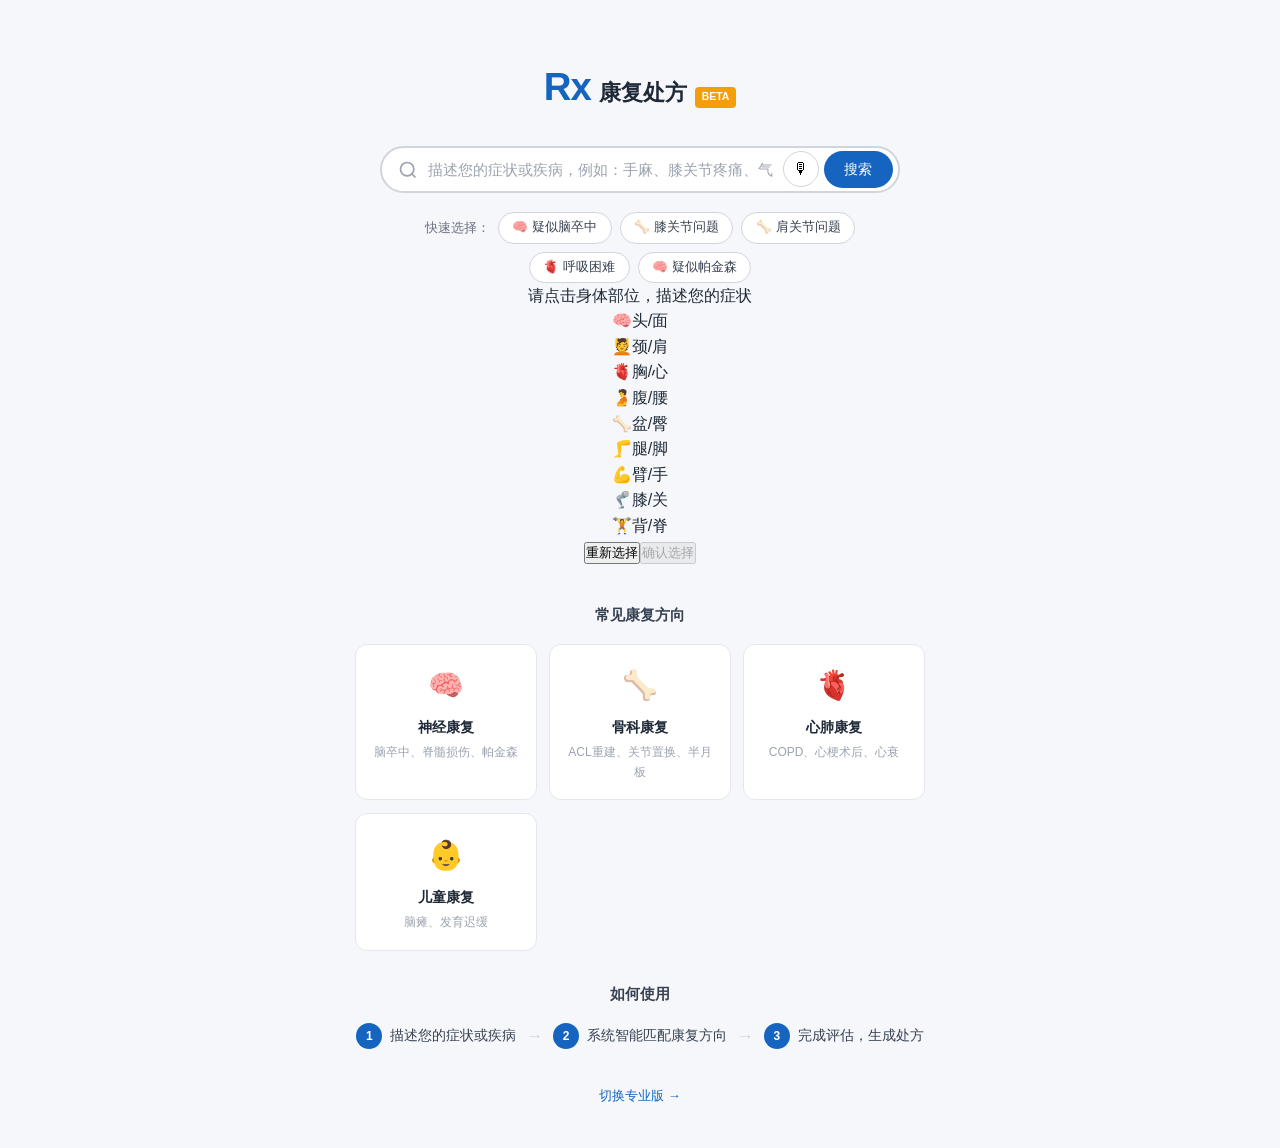
<file: v2/index.html>
<!DOCTYPE html>
<html lang="zh-CN">
<head>
  <meta charset="UTF-8">
  <meta name="viewport" content="width=device-width, initial-scale=1.0">
  <title>康复处方助手</title>
  <style>
*{box-sizing:border-box;margin:0;padding:0}
body{font-family:-apple-system,'PingFang SC','Microsoft YaHei',sans-serif;background:#F5F7FA;color:#1F2937;line-height:1.6}
.rx-hero{max-width:640px;margin:0 auto;padding:3.5rem 1.2rem 2.5rem;text-align:center;}
.rx-logo{display:flex;align-items:baseline;justify-content:center;gap:.5rem;margin-bottom:1.8rem}
.logo-rx{font-size:2.4rem;font-weight:800;color:#1565C0;letter-spacing:-1px}
.logo-name{font-size:1.4rem;font-weight:600;color:#1F2937}
.logo-badge{font-size:.65rem;font-weight:600;color:#fff;background:#F59E0B;padding:2px 7px;border-radius:4px;vertical-align:super}
.rx-search-form{max-width:520px;margin:0 auto}
.rx-search-box{display:flex;align-items:center;gap:.6rem;background:#fff;border:2px solid #D1D5DB;border-radius:40px;padding:.2rem .3rem .2rem 1rem;transition:border-color .2s;}
.rx-search-box:focus-within{border-color:#1565C0;box-shadow:0 0 0 3px rgba(21,101,192,.12)}
.rx-search-icon{flex-shrink:0;color:#9CA3AF}
.rx-search-input{flex:1;border:none;outline:none;font-size:.95rem;background:transparent;padding:.55rem 0;color:#1F2937;}
.rx-search-input::placeholder{color:#9CA3AF}
.rx-search-actions{display:flex;gap:.3rem;flex-shrink:0}
.rx-mic-btn{width:36px;height:36px;border-radius:50%;border:1px solid #D1D5DB;background:#fff;font-size:1rem;cursor:pointer;display:flex;align-items:center;justify-content:center;transition:background .15s;}
.rx-mic-btn:hover{background:#F3F4F6}
.rx-search-btn{padding:.55rem 1.3rem;border:none;border-radius:40px;background:#1565C0;color:#fff;font-size:.9rem;font-weight:500;cursor:pointer;white-space:nowrap;transition:background .15s;}
.rx-search-btn:hover{background:#0D47A1}
.rx-tags{display:flex;flex-wrap:wrap;justify-content:center;gap:.5rem;margin-top:1.2rem;align-items:center}
.rx-tag-label{font-size:.82rem;color:#6B7280}
.rx-tag{padding:.38rem .85rem;border:1px solid #D1D5DB;border-radius:20px;font-size:.8rem;color:#374151;background:#fff;cursor:pointer;transition:all .15s;}
.rx-tag:hover{background:#EFF6FF;border-color:#1565C0;color:#1565C0}
.rx-results{display:none;max-width:540px;margin:1.5rem auto 0;text-align:left}
.rx-results-header{display:flex;align-items:center;justify-content:space-between;margin-bottom:.7rem}
#rx-results-count{font-size:.85rem;color:#374151;font-weight:500}
.rx-clear-btn{font-size:.8rem;color:#9CA3AF;background:none;border:none;cursor:pointer;padding:.2rem .5rem}
.rx-clear-btn:hover{color:#EF4444}
.rx-result-card{background:#fff;border:1px solid #E5E7EB;border-radius:10px;padding:.9rem 1.1rem;margin-bottom:.6rem;transition:box-shadow .15s;}
.rx-result-card:hover{box-shadow:0 2px 12px rgba(0,0,0,.08)}
.rx-result-title{font-size:.95rem;font-weight:600;color:#1F2937;margin-bottom:.2rem}
.rx-result-desc{font-size:.8rem;color:#6B7280;margin-bottom:.5rem}
.rx-result-meta{display:flex;align-items:center;gap:.6rem;flex-wrap:wrap}
.rx-specialty-tag{font-size:.7rem;padding:2px 8px;border-radius:4px;background:#EFF6FF;color:#1565C0;font-weight:500}
.rx-evidence-tag{font-size:.7rem;padding:2px 8px;border-radius:4px;background:#F0FDF4;color:#15803D}
.rx-result-btn{display:block;width:100%;margin-top:.7rem;padding:.5rem;border:1px solid #1565C0;border-radius:8px;background:#fff;color:#1565C0;font-size:.85rem;cursor:pointer;transition:all .15s;}
.rx-result-btn:hover{background:#1565C0;color:#fff}
.rx-no-result{color:#9CA3AF;font-size:.88rem;line-height:1.8}
.rx-no-result ul{padding-left:1.2rem;margin-top:.4rem}
.rx-default-cards{max-width:640px;margin:2.5rem auto 0;padding:0 1rem}
.rx-section-title{font-size:.92rem;font-weight:600;color:#374151;margin-bottom:1rem}
.rx-card-grid{display:grid;grid-template-columns:repeat(auto-fill,minmax(140px,1fr));gap:.8rem}
.rx-card{background:#fff;border:1px solid #E5E7EB;border-radius:12px;padding:1.1rem .9rem;text-align:center;cursor:pointer;transition:all .2s;}
.rx-card:hover{border-color:#1565C0;box-shadow:0 4px 16px rgba(21,101,192,.1);transform:translateY(-2px)}
.rx-card-icon{font-size:1.8rem;margin-bottom:.5rem}
.rx-card-title{font-size:.9rem;font-weight:600;color:#1F2937;margin-bottom:.25rem}
.rx-card-desc{font-size:.75rem;color:#9CA3AF}
.rx-steps-grid{display:flex;align-items:center;gap:.6rem;flex-wrap:wrap;justify-content:center;margin-top:.5rem}
.rx-step-card{display:flex;align-items:center;gap:.5rem;font-size:.85rem;color:#374151}
.rx-step-num{width:26px;height:26px;border-radius:50%;background:#1565C0;color:#fff;font-size:.75rem;font-weight:700;display:flex;align-items:center;justify-content:center;flex-shrink:0;}
.rx-step-arrow{color:#D1D5DB;font-size:1.1rem}
.rx-pro-link{text-align:center;margin-top:2rem}
.rx-pro-link a{font-size:.82rem;color:#1565C0;text-decoration:none}
.rx-pro-link a:hover{text-decoration:underline}
  <link rel="stylesheet" href="css/body-map.css">
  </style>
</head>
<body>

<div class="rx-hero">
  <!-- Logo -->
  <div class="rx-logo">
    <span class="logo-rx">Rx</span><span class="logo-name">康复处方</span>
    <span class="logo-badge">BETA</span>
  </div>

  <!-- 搜索框 -->
  <form class="rx-search-form" id="rx-search-form">
    <div class="rx-search-box">
      <svg class="rx-search-icon" viewBox="0 0 24 24" width="20" height="20" fill="none" stroke="#9ca3af" stroke-width="2">
        <circle cx="11" cy="11" r="8"/><path d="M21 21l-4.35-4.35"/>
      </svg>
      <input
        type="text"
        id="rx-search-input"
        class="rx-search-input"
        placeholder="描述您的症状或疾病，例如：手麻、膝关节疼痛、气喘..."
        autocomplete="off"
      />
      <div class="rx-search-actions">
        <button type="button" class="rx-mic-btn" id="rx-mic-btn" title="语音输入">🎙</button>
        <button type="submit" class="rx-search-btn" id="rx-search-btn">搜索</button>
      </div>
    </div>

    <!-- 快速标签 -->
    <div class="rx-tags" id="rx-tags">
      <span class="rx-tag-label">快速选择：</span>
      <button class="rx-tag" data-kw="一侧肢体无力、口角歪斜、言语不清">🧠 疑似脑卒中</button>
      <button class="rx-tag" data-kw="膝关节疼痛、肿胀，行走时打软腿">🦴 膝关节问题</button>
      <button class="rx-tag" data-kw="肩膀疼痛、抬臂困难，夜间痛加重">🦴 肩关节问题</button>
      <button class="rx-tag" data-kw="气喘、呼吸困难，活动后加重">🫀 呼吸困难</button>
      <button class="rx-tag" data-kw="手抖、动作缓慢、走路小步">🧠 疑似帕金森</button>
    </div>
  </form>

  <!-- 人体点选九宫格 -->
  <div class="rx-hidden" id="rx-body-map"></div>

  <!-- 搜索结果区域 -->
  <div class="rx-results" id="rx-results" style="display:none;">
    <div class="rx-results-header">
      <span id="rx-results-count"></span>
      <button class="rx-clear-btn" id="rx-clear-btn">✕ 清除</button>
    </div>
    <div class="rx-results-list" id="rx-results-list"></div>
  </div>

  <!-- 首页默认展示的卡片 -->
  <div class="rx-default-cards" id="rx-default-cards">
    <div class="rx-section-title">常见康复方向</div>
    <div class="rx-card-grid" id="rx-card-grid">
      <div class="rx-card" data-kw="脑卒中康复">
        <div class="rx-card-icon">🧠</div>
        <div class="rx-card-title">神经康复</div>
        <div class="rx-card-desc">脑卒中、脊髓损伤、帕金森</div>
      </div>
      <div class="rx-card" data-kw="膝关节术后康复">
        <div class="rx-card-icon">🦴</div>
        <div class="rx-card-title">骨科康复</div>
        <div class="rx-card-desc">ACL重建、关节置换、半月板</div>
      </div>
      <div class="rx-card" data-kw="慢阻肺康复">
        <div class="rx-card-icon">🫀</div>
        <div class="rx-card-title">心肺康复</div>
        <div class="rx-card-desc">COPD、心梗术后、心衰</div>
      </div>
      <div class="rx-card" data-kw="儿童康复">
        <div class="rx-card-icon">👶</div>
        <div class="rx-card-title">儿童康复</div>
        <div class="rx-card-desc">脑瘫、发育迟缓</div>
      </div>
    </div>

    <div class="rx-section-title" style="margin-top:2rem;">如何使用</div>
    <div class="rx-steps-grid">
      <div class="rx-step-card">
        <div class="rx-step-num">1</div>
        <div class="rx-step-text">描述您的症状或疾病</div>
      </div>
      <div class="rx-step-arrow">→</div>
      <div class="rx-step-card">
        <div class="rx-step-num">2</div>
        <div class="rx-step-text">系统智能匹配康复方向</div>
      </div>
      <div class="rx-step-arrow">→</div>
      <div class="rx-step-card">
        <div class="rx-step-num">3</div>
        <div class="rx-step-text">完成评估，生成处方</div>
      </div>
    </div>
  </div>

  <!-- 专业版入口 -->
  <div class="rx-pro-link">
    <a href="#" id="rx-mode-link">切换专业版 →</a>
  </div>
</div>

<script src="js/redflags.js"></script>
<script src="js/diagnosis-tree.js"></script>
<script src="js/disease-knowledge-base.js"></script>
<script src="js/semantic-normalizer.js"></script>
  <script src="js/body-map.js"></script>
<script src="js/differential.js"></script>
  <script src="js/index.js"></script>
</body>
</html>
</file>
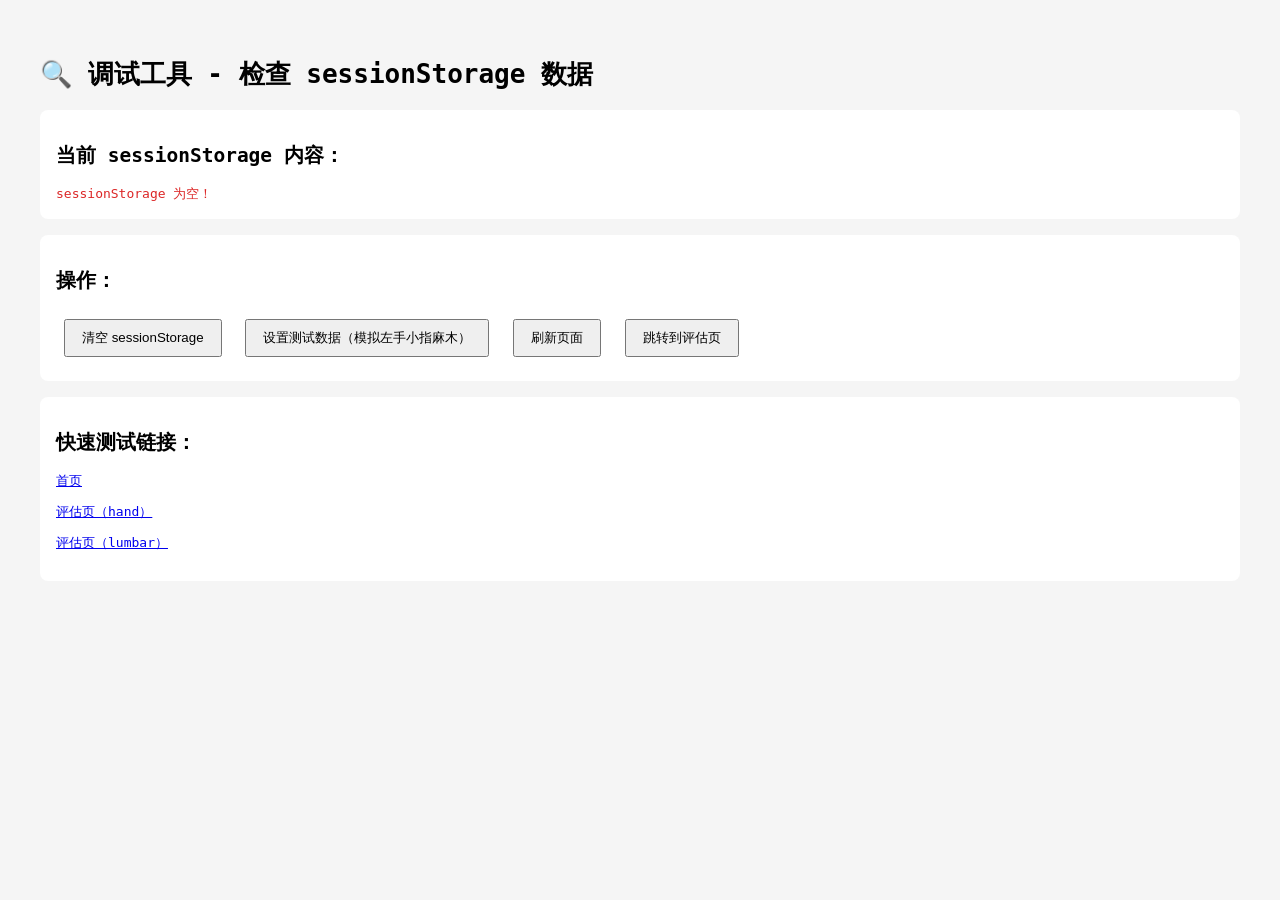
<file: debug.html>
<!DOCTYPE html>
<html lang="zh-CN">
<head>
  <meta charset="UTF-8">
  <meta name="viewport" content="width=device-width, initial-scale=1.0">
  <title>调试 - 检查 sessionStorage</title>
  <style>
    body { font-family: monospace; padding: 2rem; background: #f5f5f5; }
    .section { background: #fff; padding: 1rem; margin-bottom: 1rem; border-radius: 8px; }
    .key { font-weight: bold; color: #1565C0; }
    .value { color: #059669; word-break: break-all; }
    .error { color: #DC2626; }
    button { padding: 0.5rem 1rem; margin: 0.5rem; cursor: pointer; }
  </style>
</head>
<body>
  <h1>🔍 调试工具 - 检查 sessionStorage 数据</h1>
  
  <div class="section">
    <h2>当前 sessionStorage 内容：</h2>
    <div id="storage-content">加载中...</div>
  </div>
  
  <div class="section">
    <h2>操作：</h2>
    <button onclick="clearStorage()">清空 sessionStorage</button>
    <button onclick="setTestData()">设置测试数据（模拟左手小指麻木）</button>
    <button onclick="location.reload()">刷新页面</button>
    <button onclick="window.location.href='v2/assessment.html?specialty=hand'">跳转到评估页</button>
  </div>
  
  <div class="section">
    <h2>快速测试链接：</h2>
    <p><a href="v2/index.html" target="_blank">首页</a></p>
    <p><a href="v2/assessment.html?specialty=hand" target="_blank">评估页（hand）</a></p>
    <p><a href="v2/assessment.html?specialty=lumbar" target="_blank">评估页（lumbar）</a></p>
  </div>

  <script>
    function displayStorage() {
      var html = '';
      for (var i = 0; i < sessionStorage.length; i++) {
        var key = sessionStorage.key(i);
        var value = sessionStorage.getItem(key);
        html += '<div><span class="key">' + key + ':</span> <span class="value">' + value + '</span></div>';
      }
      if (!html) html = '<div class="error">sessionStorage 为空！</div>';
      document.getElementById('storage-content').innerHTML = html;
    }
    
    function clearStorage() {
      sessionStorage.clear();
      displayStorage();
      alert('已清空 sessionStorage');
    }
    
    function setTestData() {
      var testResult = {
        diagnosis: 'cubital_tunnel',
        specialty: 'hand',
        label: '肘管综合征（尺神经卡压）',
        confidence: 90,
        reason: '手背尺侧受累 + 肘屈曲诱发加重，符合肘管综合征'
      };
      sessionStorage.setItem('rx-diff-result', JSON.stringify(testResult));
      sessionStorage.setItem('rx-specialty', 'hand');
      sessionStorage.setItem('rx-diagnosis', 'cubital_tunnel');
      sessionStorage.setItem('rx-symptoms', '左手小指麻木');
      displayStorage();
      alert('已设置测试数据！现在可以点击"跳转到评估页"按钮测试。');
    }
    
    // 页面加载时显示
    displayStorage();
    
    // 每秒刷新一次（监听变化）
    setInterval(displayStorage, 1000);
  </script>
</body>
</html>
</file>
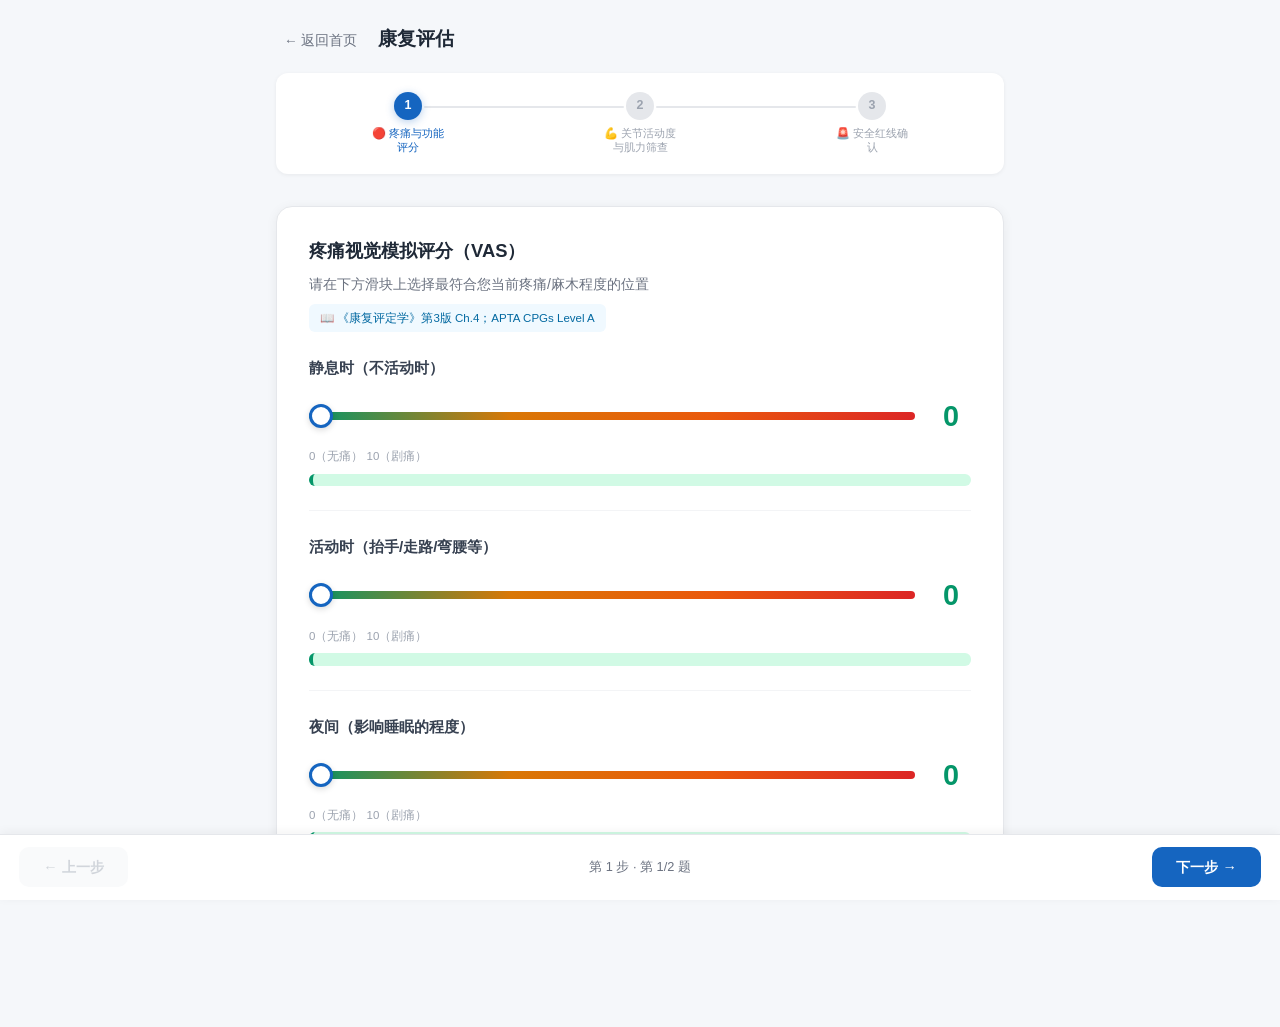
<file: v2/assessment.html>
<!DOCTYPE html>
<html lang="zh-CN">
<head>
  <meta charset="UTF-8">
  <meta name="viewport" content="width=device-width, initial-scale=1.0">
  <title>康复评估 — 康复处方助手</title>
  <link rel="stylesheet" href="css/style.css?v=20260602">
</head>
<body>

<div class="as-container">
  <div class="as-header">
    <button class="as-back" id="as-back-btn">← 返回首页</button>
    <div>
      <div class="as-title" id="assessment-title">康复评估</div>
      <div class="as-subtitle" id="assessment-guide"></div>
    </div>
  </div>

  <!-- 卡片容器（由 assessment.js 动态渲染 Stepper + 卡片） -->
  <div id="assessment-form-container"></div>
</div>

<!-- 返回首页按钮事件 -->
<script>
document.getElementById('as-back-btn').addEventListener('click', function() {
  window.location.href = 'index.html';
});
</script>

<!-- 核心 JS -->
<script src="js/redflags.js"></script>
<script src="js/assessment.js"></script>
</body>
</html>
</file>
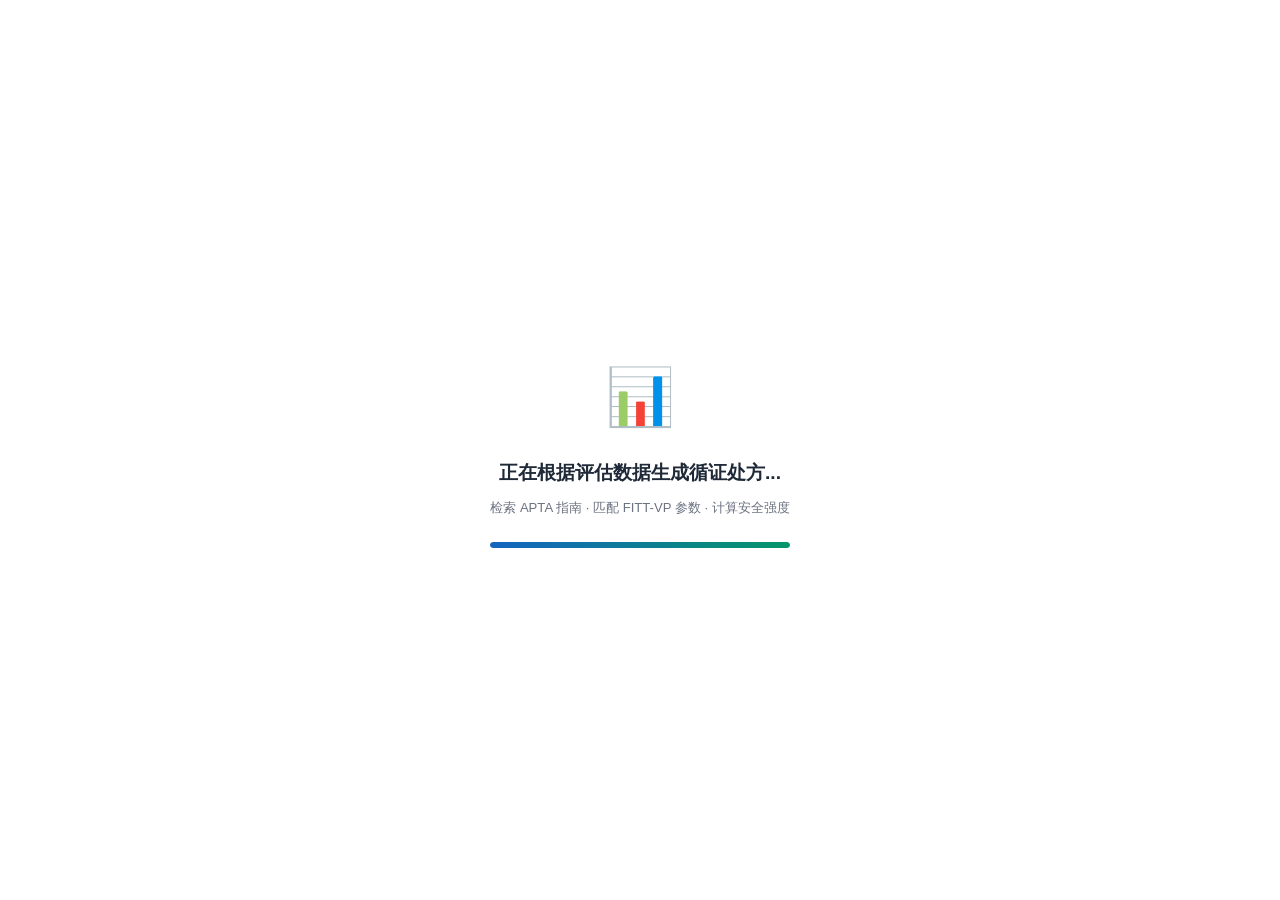
<file: v2/prescription.html>
<!DOCTYPE html>
<html lang="zh-CN">
<head>
  <meta charset="UTF-8">
  <meta name="viewport" content="width=device-width, initial-scale=1.0">
  <title>康复处方结果 — 康复处方助手</title>
  <link rel="stylesheet" href="css/style.css?v=20260602">
</head>
<body>

  <!-- 处方内容将由 prescription.js 动态渲染到下方容器 -->
  <div id="prescription-result"></div>

  <!-- 核心 JS -->
  <script src="js/redflags.js"></script>
  <script src="js/diagnosis-tree.js"></script>
  <script src="js/prescription.js"></script>
</body>
</html>
</file>
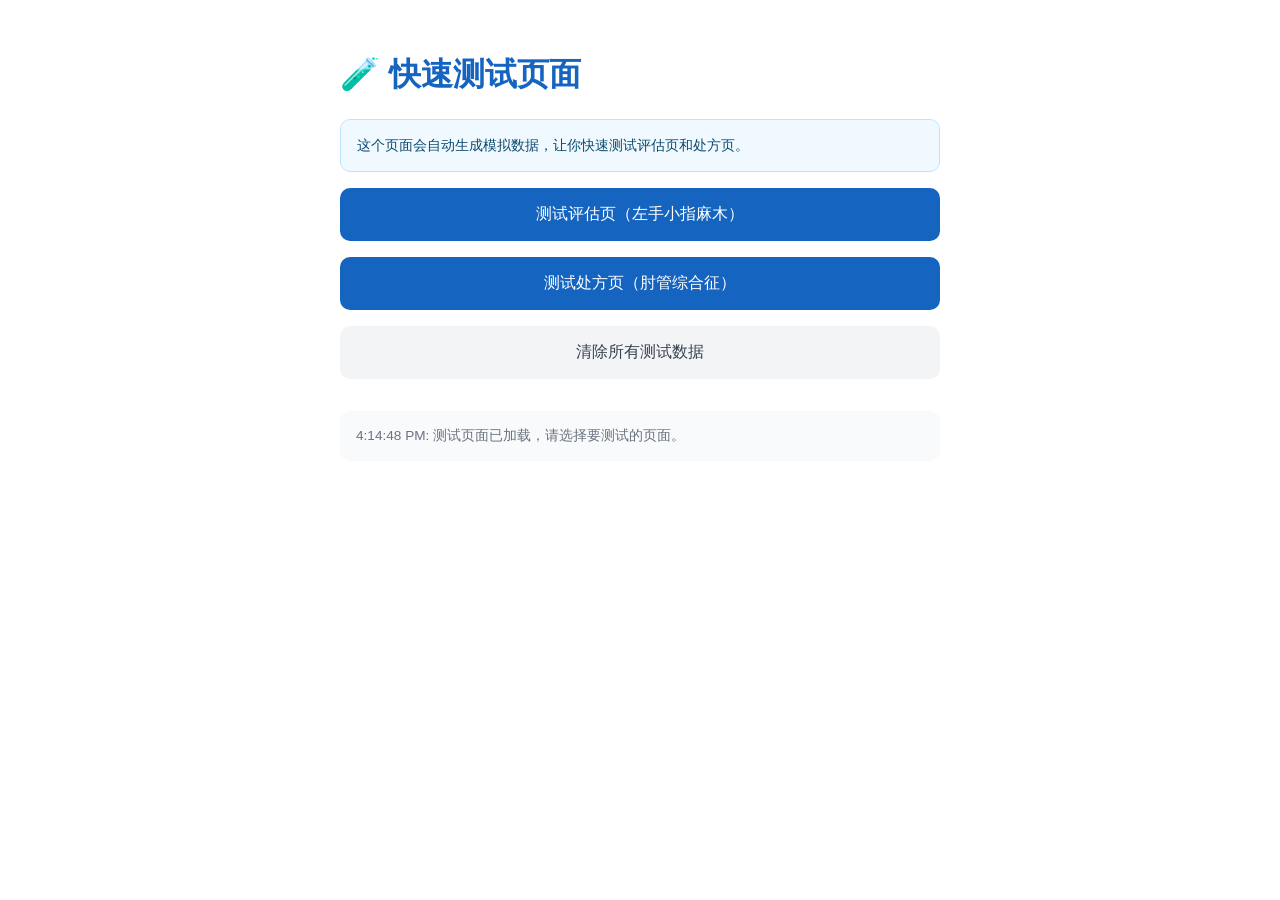
<file: v2/test.html>
<!DOCTYPE html>
<html lang="zh-CN">
<head>
  <meta charset="UTF-8">
  <meta name="viewport" content="width=device-width, initial-scale=1.0">
  <title>快速测试 - 康复处方指南</title>
  <style>
    body { font-family: -apple-system, BlinkMacSystemFont, 'Segoe UI', sans-serif; padding: 2rem; max-width: 600px; margin: 0 auto; }
    h1 { color: #1565C0; }
    .btn { display: block; width: 100%; padding: 1rem; margin: 1rem 0; border: none; border-radius: 10px; font-size: 1rem; cursor: pointer; }
    .btn-primary { background: #1565C0; color: #fff; }
    .btn-secondary { background: #F3F4F6; color: #374151; }
    .info { background: #F0F9FF; border: 1px solid #BAE6FD; border-radius: 10px; padding: 1rem; margin: 1rem 0; font-size: 0.9rem; color: #0C4A6E; }
  </style>
</head>
<body>
  <h1>🧪 快速测试页面</h1>
  <p class="info">这个页面会自动生成模拟数据，让你快速测试评估页和处方页。</p>

  <button class="btn btn-primary" onclick="testAssessment()">测试评估页（左手小指麻木）</button>
  <button class="btn btn-primary" onclick="testPrescription()">测试处方页（肘管综合征）</button>
  <button class="btn btn-secondary" onclick="clearData()">清除所有测试数据</button>

  <div id="log" style="margin-top: 2rem; padding: 1rem; background: #F9FAFB; border-radius: 10px; font-size: 0.85rem; color: #6B7280;"></div>

  <script>
    function log(msg) {
      var logEl = document.getElementById('log');
      logEl.innerHTML += '<div>' + new Date().toLocaleTimeString() + ': ' + msg + '</div>';
    }

    function testAssessment() {
      log('设置测试数据（左手小指麻木 → 肘管综合征）...');
      
      // 模拟鉴别诊断结果
      var diffResult = {
        diagnosis: 'cubital_tunnel',
        specialty: 'hand',
        label: '肘管综合征（尺神经卡压）',
        confidence: 90,
        reason: '手背尺侧受累 + 肘屈曲诱发加重，符合肘管综合征'
      };
      
      sessionStorage.setItem('rx-diff-result', JSON.stringify(diffResult));
      sessionStorage.setItem('rx-specialty', 'hand');
      sessionStorage.setItem('rx-diagnosis', 'cubital_tunnel');
      sessionStorage.setItem('rx-symptoms', '左手小指麻木');
      
      log('数据已保存，跳转到评估页...');
      setTimeout(function() {
        window.location.href = 'assessment.html?specialty=hand';
      }, 500);
    }

    function testPrescription() {
      log('设置测试数据（肘管综合征处方）...');
      
      // 模拟评估数据
      var assessmentData = {
        vas_pain: 4,
        vas_numbness: 6,
        functional_limit: 'moderate',
        rom_elbow: 'limited',
        rom_finger: 'weak',
        redflag: 'none'
      };
      
      sessionStorage.setItem('rx-assessment-data', JSON.stringify(assessmentData));
      sessionStorage.setItem('rx-specialty', 'hand');
      sessionStorage.setItem('rx-diagnosis', 'cubital_tunnel');
      
      log('数据已保存，跳转到处方页...');
      setTimeout(function() {
        window.location.href = 'prescription.html';
      }, 500);
    }

    function clearData() {
      sessionStorage.clear();
      log('已清除所有测试数据');
      alert('✅ 已清除所有测试数据');
    }

    log('测试页面已加载，请选择要测试的页面。');
  </script>
</body>
</html>
</file>
<file: v2/css/body-map.css>
/* ============================================================
   人体点选九宫格 - Body Map Selector
   ============================================================ */

/* 容器 */
.rx-body-map-container {
  margin: 2rem auto;
  max-width: 400px;
  text-align: center;
}

.rx-body-map-title {
  font-size: 1.1rem;
  font-weight: 600;
  color: #1E40AF;
  margin-bottom: 1rem;
}

/* 人体网格 */
.rx-body-grid {
  display: grid;
  grid-template-columns: repeat(3, 1fr);
  gap: 10px;
  margin-bottom: 1.5rem;
}

/* 身体部位按钮 */
.rx-body-part {
  background: #F0F9FF;
  border: 2px solid #BAE6FD;
  border-radius: 10px;
  padding: 1rem 0.5rem;
  cursor: pointer;
  transition: all 0.2s;
  font-size: 0.9rem;
  color: #0369A1;
  font-weight: 500;
}

.rx-body-part:hover {
  background: #E0F2FE;
  border-color: #7DD3FC;
  transform: translateY(-2px);
  box-shadow: 0 4px 12px rgba(2, 132, 199, 0.15);
}

.rx-body-part.active {
  background: #0EA5E9;
  border-color: #0284C7;
  color: #fff;
  box-shadow: 0 4px 12px rgba(2, 132, 199, 0.3);
}

/* 图标 */
.rx-body-part-icon {
  font-size: 1.8rem;
  display: block;
  margin-bottom: 0.3rem;
}

/* 身体部位标签 */
.rx-body-part-label {
  font-size: 0.85rem;
}

/* 操作按钮 */
.rx-body-actions {
  display: flex;
  gap: 10px;
  justify-content: center;
}

.rx-body-btn {
  padding: 0.7rem 1.5rem;
  border: none;
  border-radius: 8px;
  font-size: 0.95rem;
  cursor: pointer;
  font-weight: 500;
}

.rx-body-btn-primary {
  background: #0EA5E9;
  color: #fff;
}

.rx-body-btn-primary:hover {
  background: #0284C7;
}

.rx-body-btn-secondary {
  background: #F1F5F9;
  color: #475569;
  border: 1px solid #E2E8F0;
}

.rx-body-btn-secondary:hover {
  background: #E2E8F0;
}

/* 隐藏元素 */
.rx-hidden {
  display: none;
}

/* 响应式 */
@media (max-width: 640px) {
  .rx-body-grid {
    gap: 8px;
  }
  
  .rx-body-part {
    padding: 0.8rem 0.3rem;
    font-size: 0.8rem;
  }
  
  .rx-body-part-icon {
    font-size: 1.5rem;
  }
}
</file>
<file: v2/css/style.css>
/* ============================================================
   rehab-prescription-guide / v2  |  style.css
   首页（rx- 前缀）、评估页（as- 前缀）、处方页（rx- 前缀）
   ============================================================ */

/* ---------- 全局 ---------- */
*{box-sizing:border-box;margin:0;padding:0}
body{font-family:-apple-system,'PingFang SC','Microsoft YaHei',sans-serif;background:#F5F7FA;color:#1F2937;line-height:1.6}

/* ============================================================
   一、首页 index.html（rx- 前缀）
   ============================================================ */
.rx-hero{
  max-width:640px;margin:0 auto;padding:3.5rem 1.2rem 2.5rem;text-align:center;
}

/* Logo */
.rx-logo{display:flex;align-items:baseline;justify-content:center;gap:.5rem;margin-bottom:1.8rem}
.logo-rx{font-size:2.4rem;font-weight:800;color:#1565C0;letter-spacing:-1px}
.logo-name{font-size:1.4rem;font-weight:600;color:#1F2937}
.logo-badge{font-size:.65rem;font-weight:600;color:#fff;background:#F59E0B;padding:2px 7px;border-radius:4px;vertical-align:super}

/* 搜索表单 */
.rx-search-form{max-width:520px;margin:0 auto}
.rx-search-box{
  display:flex;align-items:center;gap:.6rem;
  background:#fff;border:2px solid #D1D5DB;border-radius:40px;
  padding:.2rem .3rem .2rem 1rem;transition:border-color .2s;
}
.rx-search-box:focus-within{border-color:#1565C0;box-shadow:0 0 0 3px rgba(21,101,192,.12)}
.rx-search-icon{flex-shrink:0;color:#9CA3AF}
.rx-search-input{
  flex:1;border:none;outline:none;font-size:.95rem;background:transparent;
  padding:.55rem 0;color:#1F2937;
}
.rx-search-input::placeholder{color:#9CA3AF}
.rx-search-actions{display:flex;gap:.3rem;flex-shrink:0}
.rx-mic-btn{
  width:36px;height:36px;border-radius:50%;border:1px solid #D1D5DB;
  background:#fff;font-size:1rem;cursor:pointer;display:flex;
  align-items:center;justify-content:center;transition:background .15s;
}
.rx-mic-btn:hover{background:#F3F4F6}
.rx-search-btn{
  padding:.55rem 1.3rem;border:none;border-radius:40px;
  background:#1565C0;color:#fff;font-size:.9rem;font-weight:500;
  cursor:pointer;white-space:nowrap;transition:background .15s;
}
.rx-search-btn:hover{background:#0D47A1}

/* 快速标签 */
.rx-tags{display:flex;flex-wrap:wrap;justify-content:center;gap:.5rem;margin-top:1.2rem;align-items:center}
.rx-tag-label{font-size:.82rem;color:#6B7280}
.rx-tag{
  padding:.38rem .85rem;border:1px solid #D1D5DB;border-radius:20px;
  font-size:.8rem;color:#374151;background:#fff;cursor:pointer;transition:all .15s;
}
.rx-tag:hover{background:#EFF6FF;border-color:#1565C0;color:#1565C0}

/* 搜索结果区 */
.rx-results{display:none;max-width:540px;margin:1.5rem auto 0;text-align:left}
.rx-results-header{display:flex;align-items:center;justify-content:space-between;margin-bottom:.7rem}
#rx-results-count{font-size:.85rem;color:#374151;font-weight:500}
.rx-clear-btn{font-size:.8rem;color:#9CA3AF;background:none;border:none;cursor:pointer;padding:.2rem .5rem}
.rx-clear-btn:hover{color:#EF4444}
.rx-result-card{
  background:#fff;border:1px solid #E5E7EB;border-radius:10px;
  padding:.9rem 1.1rem;margin-bottom:.6rem;transition:box-shadow .15s;
}
.rx-result-card:hover{box-shadow:0 2px 12px rgba(0,0,0,.08)}
.rx-result-title{font-size:.95rem;font-weight:600;color:#1F2937;margin-bottom:.2rem}
.rx-result-desc{font-size:.8rem;color:#6B7280;margin-bottom:.5rem}
.rx-result-meta{display:flex;align-items:center;gap:.6rem;flex-wrap:wrap}
.rx-specialty-tag{font-size:.7rem;padding:2px 8px;border-radius:4px;background:#EFF6FF;color:#1565C0;font-weight:500}
.rx-evidence-tag{font-size:.7rem;padding:2px 8px;border-radius:4px;background:#F0FDF4;color:#15803D}
.rx-result-btn{
  display:block;width:100%;margin-top:.7rem;padding:.5rem;border:1px solid #1565C0;
  border-radius:8px;background:#fff;color:#1565C0;font-size:.85rem;
  cursor:pointer;transition:all .15s;
}
.rx-result-btn:hover{background:#1565C0;color:#fff}
.rx-no-result{color:#9CA3AF;font-size:.88rem;line-height:1.8}
.rx-no-result ul{padding-left:1.2rem;margin-top:.4rem}

/* 默认卡片区 */
.rx-default-cards{max-width:640px;margin:2.5rem auto 0;padding:0 1rem}
.rx-section-title{font-size:.92rem;font-weight:600;color:#374151;margin-bottom:1rem}
.rx-card-grid{display:grid;grid-template-columns:repeat(auto-fill,minmax(140px,1fr));gap:.8rem}
.rx-card{
  background:#fff;border:1px solid #E5E7EB;border-radius:12px;
  padding:1.1rem .9rem;text-align:center;cursor:pointer;transition:all .2s;
}
.rx-card:hover{border-color:#1565C0;box-shadow:0 4px 16px rgba(21,101,192,.1);transform:translateY(-2px)}
.rx-card-icon{font-size:1.8rem;margin-bottom:.5rem}
.rx-card-title{font-size:.9rem;font-weight:600;color:#1F2937;margin-bottom:.25rem}
.rx-card-desc{font-size:.75rem;color:#9CA3AF}

/* 使用步骤 */
.rx-steps-grid{display:flex;align-items:center;gap:.6rem;flex-wrap:wrap;justify-content:center;margin-top:.5rem}
.rx-step-card{display:flex;align-items:center;gap:.5rem;font-size:.85rem;color:#374151}
.rx-step-num{
  width:26px;height:26px;border-radius:50%;
  background:#1565C0;color:#fff;font-size:.75rem;font-weight:700;
  display:flex;align-items:center;justify-content:center;flex-shrink:0;
}
.rx-step-arrow{color:#D1D5DB;font-size:1.1rem}
.rx-pro-link{text-align:center;margin-top:2rem}
.rx-pro-link a{font-size:.82rem;color:#1565C0;text-decoration:none}
.rx-pro-link a:hover{text-decoration:underline}

/* ============================================================
   二、评估页 assessment.html（as- 前缀）
   ============================================================ */
.as-container{max-width:760px;margin:0 auto;padding:1.5rem 1rem 8rem}
.as-header{display:flex;align-items:center;gap:.8rem;margin-bottom:1rem}
.as-back{font-size:.85rem;color:#6B7280;cursor:pointer;background:none;border:none;padding:.3rem .5rem;border-radius:6px;transition:background .15s}
.as-back:hover{background:#F3F4F6;color:#1565C0}
.as-title{font-size:1.2rem;font-weight:700;color:#1F2937}
.as-subtitle{font-size:.85rem;color:#6B7280;margin-top:.15rem}

/* Stepper 进度阶梯 */
.as-stepper{display:flex;align-items:flex-start;gap:0;margin-bottom:2rem;padding:1.2rem 1rem;background:#fff;border-radius:12px;box-shadow:0 1px 4px rgba(0,0,0,.06)}
.as-step{display:flex;flex-direction:column;align-items:center;flex:1;position:relative}
.as-step-num{
  width:32px;height:32px;border-radius:50%;font-size:.8rem;font-weight:700;
  display:flex;align-items:center;justify-content:center;
  background:#E5E7EB;color:#9CA3AF;transition:all .3s;z-index:1;
}
.as-step.active .as-step-num{background:#1565C0;color:#fff;box-shadow:0 2px 8px rgba(21,101,192,.3)}
.as-step.done .as-step-num{background:#059669;color:#fff}
.as-step-label{font-size:.72rem;color:#9CA3AF;margin-top:.4rem;text-align:center;max-width:90px;line-height:1.3}
.as-step.active .as-step-label{color:#1565C0;font-weight:600}
.as-step.done .as-step-label{color:#059669;font-weight:500}
.as-step-line{
  position:absolute;top:16px;left:calc(50% + 18px);width:calc(100% - 36px);height:3px;
  background:#E5E7EB;border-radius:2px;transition:background .3s;
}
.as-step.done .as-step-line{background:#059669}

/* 进度条 */
.as-progress{display:flex;gap:0;margin-bottom:1.8rem;align-items:flex-start}
.as-step{display:flex;flex-direction:column;align-items:center;flex:1;position:relative}
.as-step-num{
  width:28px;height:28px;border-radius:50%;font-size:.78rem;font-weight:700;
  display:flex;align-items:center;justify-content:center;
  background:#E5E7EB;color:#9CA3AF;transition:all .2s;z-index:1;
}
.as-step.active .as-step-num{background:#1565C0;color:#fff}
.as-step.done .as-step-num{background:#059669;color:#fff}
.as-step-label{font-size:.7rem;color:#9CA3AF;margin-top:.35rem;text-align:center;max-width:80px}
.as-step.active .as-step-label{color:#1565C0;font-weight:500}
.as-step.done .as-step-label{color:#059669}
.as-step-line{
  position:absolute;top:14px;left:calc(50% + 16px);width:calc(100% - 32px);height:2px;
  background:#E5E7EB;
}
.as-step.done .as-step-line{background:#059669}

/* 表单 */
.as-form-section{background:#fff;border-radius:12px;padding:1.2rem 1.4rem;margin-bottom:1.2rem;box-shadow:0 1px 4px rgba(0,0,0,.05)}
.as-section-title{font-size:.95rem;font-weight:600;color:#1F2937;margin-bottom:1rem;display:flex;align-items:center;gap:.5rem}
.as-section-guide{font-size:.72rem;color:#9CA3AF;font-weight:400}
.as-field{margin-bottom:1rem}
.as-field:last-child{margin-bottom:0}
.as-label{display:block;font-size:.85rem;font-weight:500;color:#374151;margin-bottom:.4rem}
.as-required{color:#EF4444;margin-left:2px}
.as-input,.as-select{
  width:100%;padding:.6rem .9rem;border:1px solid #D1D5DB;border-radius:8px;
  font-size:.9rem;color:#1F2937;background:#fff;transition:border-color .15s;
}
.as-input:focus,.as-select:focus{outline:none;border-color:#1565C0;box-shadow:0 0 0 3px rgba(21,101,192,.1)}
.as-input::placeholder{color:#9CA3AF}
.as-radio-group,.as-checkbox-group{display:flex;flex-direction:column;gap:.5rem}
.as-radio-item,.as-checkbox-item{display:flex;align-items:center;gap:.5rem;font-size:.85rem;color:#374151;cursor:pointer}
.as-radio-item input,.as-checkbox-item input{accent-color:#1565C0;width:16px;height:16px;flex-shrink:0}
.as-scale-labels{display:flex;justify-content:space-between;font-size:.72rem;color:#9CA3AF;margin-top:.3rem}
.as-auto-score{
  display:inline-block;font-size:.72rem;color:#059669;background:#F0FDF4;
  padding:2px 8px;border-radius:4px;margin-left:.5rem;
}

/* 卡片容器 */
.as-card-container{margin-top:1.5rem}

/* 通用卡片样式 */
.as-card{
  background:#fff;border-radius:16px;padding:1.8rem 2rem;margin-bottom:1.5rem;
  box-shadow:0 2px 12px rgba(0,0,0,.06);border:1px solid #E5E7EB;
  animation:fadeInUp .4s ease;
}
@keyframes fadeInUp{
  from{opacity:0;transform:translateY(20px)}
  to{opacity:1;transform:translateY(0)}
}
.as-card-header{margin-bottom:1.5rem}
.as-card-title{font-size:1.15rem;font-weight:700;color:#1F2937;margin-bottom:.5rem}
.as-card-subtitle{font-size:.88rem;color:#6B7280;line-height:1.6}
.as-card-evidence{
  display:inline-block;font-size:.72rem;color:#0369A1;background:#F0F9FF;
  padding:.3rem .7rem;border-radius:6px;margin-top:.5rem;
}
.as-card-body{}


/* VAS 评分卡片 */
.vas-card{}
.vas-item{
  margin-bottom:1.5rem;padding-bottom:1.5rem;
  border-bottom:1px solid #F3F4F6;
}
.vas-item:last-child{border-bottom:none;margin-bottom:0;padding-bottom:0}
.vas-label{font-size:.95rem;font-weight:600;color:#374151;margin-bottom:.8rem}
.vas-slider-container{display:flex;align-items:center;gap:1rem;margin-bottom:.5rem}
.vas-slider{
  flex:1;-webkit-appearance:none;appearance:none;height:8px;border-radius:4px;
  background:linear-gradient(to right,#059669,#D97706,#EA580C,#DC2626);
  outline:none;cursor:pointer;
}
.vas-slider::-webkit-slider-thumb{
  -webkit-appearance:none;width:24px;height:24px;border-radius:50%;
  background:#fff;border:3px solid #1565C0;cursor:pointer;
  box-shadow:0 2px 6px rgba(0,0,0,.15);transition:border-color .2s;
}
.vas-slider::-webkit-slider-thumb:hover{border-color:#0D47A1}
.vas-value-display{
  font-size:1.8rem;font-weight:800;color:#059669;min-width:40px;text-align:center;
  transition:color .3s;
}
.vas-labels{display:flex;justify-content:space-between;font-size:.72rem;color:#9CA3AF}
.vas-color-bar{
  margin-top:.5rem;padding:.4rem .8rem;border-radius:6px;font-size:.75rem;
  transition:all .3s;
}

/* VAS 警报提示 */
.as-vas-alert{
  display:flex;align-items:flex-start;gap:.8rem;
  background:#FEF2F2;border:1px solid #FECACA;border-radius:10px;
  padding:1rem;margin-top:1.5rem;animation:fadeInUp .4s ease;
}
.as-vas-alert-icon{font-size:1.5rem;flex-shrink:0}
.as-vas-alert-text{font-size:.85rem;color:#991B1B;line-height:1.6}


/* 单选卡片 grid */
.radio-card-grid{display:grid;grid-template-columns:1fr;gap:.8rem}
.radio-card-item{
  display:block;cursor:pointer;border:2px solid #E5E7EB;border-radius:12px;
  padding:1rem;transition:all .2s;
}
.radio-card-item input[type="radio"]{display:none}
.radio-card-item:hover{border-color:#1565C0;background:#F9FAFB}
.radio-card-item:has(input:checked){border-color:#1565C0;background:#EFF6FF}
.radio-card-content{display:flex;align-items:center;gap:.8rem}
.radio-card-icon{font-size:1.5rem;flex-shrink:0}
.radio-card-label{font-size:.95rem;font-weight:600;color:#1F2937}
.radio-card-desc{font-size:.8rem;color:#6B7280;margin-top:.2rem}


/* ROM 检查卡片（左侧图示 + 右侧选项） */
.rom-card{}
.rom-item{
  display:flex;gap:1.5rem;margin-bottom:1.5rem;padding-bottom:1.5rem;
  border-bottom:1px solid #F3F4F6;align-items:flex-start;
}
.rom-item:last-child{border-bottom:none;margin-bottom:0;padding-bottom:0}
.rom-item-left{flex:0 0 180px}
.rom-item-img{
  background:#F9FAFB;border:1px solid #E5E7EB;border-radius:12px;
  padding:1.5rem;display:flex;flex-direction:column;align-items:center;justify-content:center;
  min-height:160px;
}
.rom-img-placeholder{font-size:3rem;margin-bottom:.5rem}
.rom-img-label{font-size:.75rem;color:#6B7280;text-align:center;line-height:1.4}
.rom-item-right{flex:1}
.rom-item-question{font-size:.95rem;font-weight:600;color:#374151;margin-bottom:.8rem}
.rom-item-guide{
  font-size:.75rem;color:#0369A1;background:#F0F9FF;
  padding:.4rem .7rem;border-radius:6px;margin-bottom:1rem;line-height:1.5;
}
.rom-options{display:flex;flex-direction:column;gap:.6rem}
.rom-option-item{
  display:block;cursor:pointer;border:2px solid #E5E7EB;border-radius:10px;
  padding:.7rem 1rem;transition:all .2s;
}
.rom-option-item input[type="radio"]{display:none}
.rom-option-item:hover{border-color:#1565C0;background:#F9FAFB}
.rom-option-item:has(input:checked){border-color:#1565C0;background:#EFF6FF}
.rom-option-content{display:flex;align-items:center;gap:.6rem}
.rom-option-icon{font-size:1.2rem;flex-shrink:0}
.rom-option-label{font-size:.9rem;color:#374151}


/* 红线检查卡片 */
.redflag-card{}
.redflag-list{display:flex;flex-direction:column;gap:1rem}
.redflag-item{
  display:flex;align-items:center;justify-content:space-between;
  padding:1rem;background:#FEF2F2;border:1px solid #FECACA;border-radius:10px;
}
.redflag-item-label{font-size:.9rem;color:#991B1B;flex:1;margin-right:1rem;line-height:1.5}
.redflag-item-options{display:flex;gap:.5rem;flex-shrink:0}
.redflag-option{
  display:block;cursor:pointer;
}
.redflag-option input[type="radio"]{display:none}
.redflag-option-label{
  display:block;padding:.4rem 1rem;border:2px solid #E5E7EB;border-radius:8px;
  font-size:.85rem;cursor:pointer;transition:all .2s;
}
.redflag-option input[type="radio"]:checked ~ .redflag-option-label{
  background:#1565C0;color:#fff;border-color:#1565C0;
}
.redflag-option-yes input[type="radio"]:checked ~ .redflag-option-label{
  background:#DC2626 !important;border-color:#DC2626 !important;
}
.redflag-item-severity{
  font-size:.65rem;color:#DC2626;background:#FEE2E2;
  padding:2px 8px;border-radius:4px;margin-left:.5rem;flex-shrink:0;
}


/* 确认卡片 */
.confirm-card{}
.confirm-summary{
  background:#F0F9FF;border:1px solid #BAE6FD;border-radius:10px;
  padding:1rem 1.2rem;margin-bottom:1.5rem;
}
.confirm-summary-title{font-size:.95rem;font-weight:700;color:#0C4A6E;margin-bottom:.8rem}
.confirm-item{font-size:.85rem;color:#374151;margin-bottom:.4rem;line-height:1.6}
.confirm-notice{
  display:flex;align-items:flex-start;gap:.8rem;
  background:#FFFBEB;border:1px solid #FDE68A;border-radius:10px;
  padding:1rem;
}
.confirm-notice-icon{font-size:1.5rem;flex-shrink:0}
.confirm-notice-text{font-size:.85rem;color:#92400E;line-height:1.6}


/* 导航栏（底部固定） */
.as-nav-bar{
  position:fixed;bottom:0;left:0;right:0;
  display:flex;align-items:center;justify-content:space-between;
  background:#fff;border-top:1px solid #E5E7EB;
  padding:.8rem 1.2rem;z-index:100;
  box-shadow:0 -2px 10px rgba(0,0,0,.05);
}
.as-nav-btn{
  padding:.65rem 1.5rem;border-radius:10px;font-size:.9rem;font-weight:600;
  cursor:pointer;transition:all .2s;border:none;
}
.as-nav-back{
  background:#F3F4F6;color:#374151;
}
.as-nav-back:hover{background:#E5E7EB}
.as-nav-back:disabled{background:#F9FAFB;color:#D1D5DB;cursor:not-allowed}
.as-nav-next{
  background:#1565C0;color:#fff;
}
.as-nav-next:hover{background:#0D47A1}
.as-nav-progress{font-size:.8rem;color:#6B7280}


/* 加载动画 */
.rx-loading-overlay{
  position:fixed;inset:0;background:rgba(255,255,255,.95);z-index:9999;
  display:flex;align-items:center;justify-content:center;
}
.rx-loading-spinner{text-align:center;max-width:400px;padding:2rem}
.rx-loading-icon{font-size:3rem;margin-bottom:1rem;animation:pulse 1.5s infinite}
@keyframes pulse{
  0%,100%{transform:scale(1);opacity:1}
  50%{transform:scale(1.1);opacity:.7}
}
.rx-loading-text{font-size:1.1rem;font-weight:600;color:#1F2937;margin-bottom:.5rem}
.rx-loading-subtext{font-size:.8rem;color:#6B7280;margin-bottom:1.5rem}
.rx-loading-bar{
  width:100%;height:6px;background:#E5E7EB;border-radius:3px;overflow:hidden;
}
.rx-loading-bar-fill{
  width:0%;height:100%;background:linear-gradient(90deg,#1565C0,#059669);
  border-radius:3px;animation:loadingFill 2s ease forwards;
}
@keyframes loadingFill{
  0%{width:0%}
  50%{width:60%}
  100%{width:100%}
}

/* ============================================================
   三、处方结果页 prescription.html（rx- 前缀）
   ============================================================ */
.nav-bar{
  display:flex;align-items:center;justify-content:space-between;
  padding:.7rem 1.2rem;background:#fff;border-bottom:1px solid #E5E7EB;
  position:sticky;top:0;z-index:50;
}
.nav-logo{font-size:1rem;font-weight:700;color:#1565C0;cursor:pointer}
.nav-back{font-size:.85rem;color:#6B7280;cursor:pointer}
.nav-back:hover{color:#1565C0}

.rx-container{max-width:760px;margin:0 auto;padding:1.5rem 1rem 3rem}

/* 红旗警告 */
.rx-redflag-overlay{
  position:fixed;inset:0;background:rgba(0,0,0,.45);z-index:1000;
  display:flex;align-items:center;justify-content:center;
}
.rx-redflag-modal{
  background:#fff;border-radius:16px;padding:2rem 2.2rem;max-width:460px;width:90%;
  box-shadow:0 20px 60px rgba(0,0,0,.2);text-align:center;
}
.rx-redflag-icon{font-size:2.5rem;margin-bottom:.8rem}
.rx-redflag-title{font-size:1.1rem;font-weight:700;color:#DC2626;margin-bottom:.8rem}
.rx-redflag-list{text-align:left;font-size:.88rem;color:#374151;line-height:1.8;padding-left:1rem}
.rx-redflag-btn{
  display:block;margin-top:1.2rem;padding:.6rem 1.5rem;border:1px solid #D1D5DB;
  border-radius:8px;background:#fff;color:#374151;font-size:.88rem;cursor:pointer;
  text-decoration:none;text-align:center;transition:all .15s;
}
.rx-redflag-btn:hover{background:#F3F4F6}

/* 处方头部 */
.rx-evidence-header{
  display:flex;align-items:center;gap:.7rem;
  background:#F0F9FF;border:1px solid #BAE6FD;border-radius:10px;
  padding:.6rem 1rem;margin-bottom:1.2rem;font-size:.82rem;color:#0C4A6E;flex-wrap:wrap;
}
.rx-evidence-badge{
  background:#1565C0;color:#fff;padding:2px 10px;border-radius:6px;
  font-size:.72rem;font-weight:600;white-space:nowrap;
}

/* FITT-VP 表格 */
.rx-fittvp{
  background:#fff;border-radius:12px;padding:1.2rem 1.4rem;
  margin-bottom:1.2rem;box-shadow:0 1px 4px rgba(0,0,0,.06);
}
.rx-fittvp h3{font-size:1rem;font-weight:600;color:#1565C0;margin-bottom:.9rem}
.rx-table{width:100%;border-collapse:collapse;font-size:.85rem}
.rx-table th{
  text-align:left;font-size:.78rem;color:#6B7280;font-weight:500;
  padding:.5rem .7rem;border-bottom:2px solid #E5E7EB;
}
.rx-table td{color:#374151;padding:.6rem .7rem;border-bottom:1px solid #F3F4F6}
.rx-table tr:last-child td{border-bottom:none}
.rx-evidence-cell{background:#F0F9FF;font-size:.75rem;color:#0C4A6E;line-height:1.6}

/* 运动详情卡片 */
.rx-exercises{margin-bottom:1.2rem}
.rx-exercises h3{font-size:1rem;font-weight:600;color:#1565C0;margin-bottom:.9rem}
.rx-exercise-card{
  background:#fff;border-radius:12px;padding:1rem 1.2rem;
  margin-bottom:.8rem;box-shadow:0 1px 4px rgba(0,0,0,.06);
}
.rx-exercise-card h4{font-size:.92rem;font-weight:600;color:#1F2937;margin-bottom:.5rem}
.rx-exercise-detail{font-size:.82rem;color:#374151;line-height:1.7}
.rx-exercise-detail strong{color:#6B7280;font-weight:500;margin-right:.3rem}
.rx-evidence{
  font-size:.76rem;color:#0369A1;background:#F0F9FF;
  border-radius:6px;padding:.4rem .7rem;margin-top:.5rem;line-height:1.6;
}

/* 禁忌症 / 注意事项 */
.rx-contraindications,.rx-precautions{
  background:#fff;border-radius:12px;padding:1rem 1.2rem;
  margin-bottom:1rem;box-shadow:0 1px 4px rgba(0,0,0,.06);
}
.rx-contraindications h3{font-size:.92rem;font-weight:600;color:#DC2626;margin-bottom:.6rem}
.rx-precautions h3{font-size:.92rem;font-weight:600;color:#D97706;margin-bottom:.6rem}
.rx-contraindications ul,.rx-precautions ul{font-size:.82rem;color:#374151;padding-left:1.2rem;line-height:1.7}

/* 空状态 */
.rx-empty{text-align:center;padding:4rem 1rem;color:#9CA3AF}
.rx-empty-icon{font-size:3rem;margin-bottom:1rem}

/* 操作按钮区 */
.rx-actions{
  display:flex;justify-content:center;gap:1rem;padding:1rem;
  position:sticky;bottom:0;background:#fff;border-top:1px solid #E5E7EB;
}
.rx-btn-primary{
  padding:.65rem 1.5rem;border:none;border-radius:8px;
  background:#1565C0;color:#fff;font-size:.88rem;cursor:pointer;transition:background .15s;
}
.rx-btn-primary:hover{background:#0D47A1}
.rx-btn-secondary{
  padding:.65rem 1.5rem;border:1px solid #D1D5DB;border-radius:8px;
  background:#fff;color:#374151;font-size:.88rem;cursor:pointer;transition:all .15s;
}
.rx-btn-secondary:hover{background:#F3F4F6}

/* ============================================================
   四、处方页仪表盘布局（rx- 前缀，dashboard 系列）
   ============================================================ */

/* 顶部横幅 */
.rx-banner{
  background:linear-gradient(135deg,#1565C0,#0D47A1);
  color:#fff;padding:1.2rem 1.5rem;border-radius:12px;margin-bottom:1.5rem;
}
.rx-banner-phase{
  font-size:.85rem;font-weight:600;opacity:.9;margin-bottom:.3rem;
}
.rx-banner-warning{
  font-size:.8rem;background:rgba(255,255,255,.15);
  padding:.4rem .8rem;border-radius:6px;line-height:1.5;
}

/* 三栏仪表盘 */
.rx-dashboard{
  display:grid;
  grid-template-columns:280px 1fr 300px;
  gap:1.5rem;
  margin-bottom:2rem;
}
@media(max-width:1024px){
  .rx-dashboard{grid-template-columns:1fr;gap:1rem}
}

/* 左侧栏：处方总览 */
.rx-sidebar{
  background:#fff;border-radius:12px;padding:1.2rem;
  box-shadow:0 1px 4px rgba(0,0,0,.06);border:1px solid #E5E7EB;
  height:fit-content;position:sticky;top:80px;
}
.rx-sidebar-header{margin-bottom:1.2rem;padding-bottom:1rem;border-bottom:1px solid #F3F4F6}
.rx-sidebar-diagnosis{font-size:1.1rem;font-weight:700;color:#1F2937;margin-bottom:.3rem}
.rx-sidebar-severity{font-size:.8rem;color:#6B7280}

.rx-sidebar-fittvp{margin-bottom:1.2rem}
.rx-sidebar-fittvp-title{font-size:.9rem;font-weight:600;color:#1565C0;margin-bottom:.8rem}
.rx-sidebar-fittvp-item{
  display:flex;justify-content:space-between;align-items:center;
  padding:.5rem 0;border-bottom:1px solid #F9FAFB;font-size:.82rem;
}
.rx-sidebar-fittvp-label{color:#6B7280}
.rx-sidebar-fittvp-value{color:#1F2937;font-weight:500;text-align:right}

.rx-sidebar-actions{margin-bottom:1.2rem}
.rx-btn-start{
  width:100%;padding:.8rem;border:none;border-radius:10px;
  background:#1565C0;color:#fff;font-size:.95rem;font-weight:600;
  cursor:pointer;transition:background .15s;
}
.rx-btn-start:hover{background:#0D47A1}

.rx-sidebar-exercise-list-title{font-size:.9rem;font-weight:600;color:#374151;margin-bottom:.8rem}
.rx-sidebar-exercise-item{
  display:flex;align-items:center;gap:.6rem;
  padding:.6rem .8rem;border-radius:8px;cursor:pointer;
  transition:all .2s;margin-bottom:.3rem;
}
.rx-sidebar-exercise-item:hover{background:#F9FAFB}
.rx-sidebar-exercise-item.active{background:#EFF6FF;border-left:3px solid #1565C0}
.rx-sidebar-exercise-item-num{
  width:24px;height:24px;border-radius:50%;background:#E5E7EB;
  display:flex;align-items:center;justify-content:center;
  font-size:.75rem;font-weight:700;color:#6B7280;flex-shrink:0;
}
.rx-sidebar-exercise-item.active .rx-sidebar-exercise-item-num{
  background:#1565C0;color:#fff;
}
.rx-sidebar-exercise-item-name{font-size:.85rem;font-weight:500;color:#374151;flex:1}
.rx-sidebar-exercise-item.active .rx-sidebar-exercise-item-name{color:#1565C0}
.rx-sidebar-exercise-item-category{font-size:.7rem;color:#9CA3AF}


/* 中间栏：动作精讲 */
.rx-main{
  background:#fff;border-radius:12px;padding:1.5rem;
  box-shadow:0 1px 4px rgba(0,0,0,.06);border:1px solid #E5E7EB;
}
.rx-exercise-detail-header{margin-bottom:1.5rem}
.rx-exercise-detail-title{font-size:1.3rem;font-weight:700;color:#1F2937;margin-bottom:.5rem}
.rx-exercise-detail-category{display:flex;gap:.5rem}
.rx-badge{
  display:inline-block;padding:.2rem .6rem;border-radius:6px;
  font-size:.72rem;font-weight:600;background:#F3F4F6;color:#374151;
}
.rx-badge-difficulty{background:#FEF3C7;color:#92400E}

/* 视频演示区 */
.rx-exercise-video{margin-bottom:1.5rem}
.rx-video-placeholder{
  background:#F9FAFB;border:2px dashed #D1D5DB;border-radius:12px;
  padding:3rem;text-align:center;color:#9CA3AF;
}
.rx-video-icon{font-size:3rem;margin-bottom:.5rem}
.rx-video-text{font-size:.95rem;margin-bottom:.3rem;color:#6B7280}
.rx-video-note{font-size:.75rem}

/* FITT 参数数据卡片（电商价格标签风格） */
.rx-fitt-cards{
  display:grid;grid-template-columns:repeat(auto-fill,minmax(140px,1fr));
  gap:.8rem;margin-bottom:1.5rem;
}
.rx-fitt-card{
  background:#F9FAFB;border:1px solid #E5E7EB;border-radius:10px;
  padding:.8rem;text-align:center;transition:all .2s;
}
.rx-fitt-card:hover{border-color:#1565C0;box-shadow:0 2px 8px rgba(21,101,192,.1)}
.rx-fitt-card-value{
  font-size:1.3rem;font-weight:800;color:#1565C0;margin-bottom:.3rem;
  line-height:1.3;
}
.rx-fitt-card-label{font-size:.72rem;color:#6B7280;font-weight:500;text-transform:uppercase}


/* 动作要领 */
.rx-exercise-technique{margin-bottom:1.5rem}
.rx-exercise-technique-title{font-size:.95rem;font-weight:600;color:#374151;margin-bottom:.8rem}
.rx-exercise-technique-text{
  font-size:.88rem;color:#4B5563;line-height:1.8;
  background:#F9FAFB;border-radius:10px;padding:1rem 1.2rem;
}

/* 完成按钮 */
.rx-exercise-complete{text-align:center;margin-top:1.5rem}
.rx-btn-complete{
  padding:.8rem 2rem;border:none;border-radius:10px;
  background:#059669;color:#fff;font-size:.95rem;font-weight:600;
  cursor:pointer;transition:background .15s;
}
.rx-btn-complete:hover{background:#047857}


/* 右侧栏：循证医学引文抽屉 */
.rx-evidence-panel{
  background:#fff;border-radius:12px;padding:1.2rem;
  box-shadow:0 1px 4px rgba(0,0,0,.06);border:1px solid #E5E7EB;
  height:fit-content;position:sticky;top:80px;
}
.rx-evidence-header{margin-bottom:1rem;padding-bottom:.8rem;border-bottom:1px solid #F3F4F6}
.rx-evidence-title{font-size:1rem;font-weight:700;color:#1F2937}
.rx-evidence-content{}
.rx-evidence-source{margin-bottom:1rem}
.rx-evidence-source-title{font-size:.9rem;font-weight:600;color:#1F2937;margin-bottom:.3rem}
.rx-evidence-source-journal{font-size:.8rem;color:#6B7280;line-height:1.5}
.rx-evidence-level{margin-bottom:1rem}
.rx-evidence-level-badge{
  display:inline-block;padding:.3rem .8rem;border-radius:6px;
  font-size:.75rem;font-weight:700;
  background:#D1FAE5;color:#059669;
}
.rx-evidence-summary{
  font-size:.85rem;color:#4B5563;line-height:1.7;
  background:#F0F9FF;border-radius:8px;padding:.8rem 1rem;
  margin-bottom:1rem;
}
.rx-evidence-pmid{font-size:.75rem;color:#0369A1;margin-bottom:1rem}
.rx-evidence-expand-btn{
  width:100%;padding:.6rem;border:1px solid #D1D5DB;border-radius:8px;
  background:#fff;color:#1565C0;font-size:.85rem;cursor:pointer;transition:all .15s;
}
.rx-evidence-expand-btn:hover{background:#EFF6FF;border-color:#1565C0}
.rx-evidence-abstract{
  margin-top:.8rem;padding:.8rem;background:#F9FAFB;border-radius:8px;
  font-size:.8rem;color:#4B5563;line-height:1.7;
}


/* 底部反馈栏 */
.rx-feedback-bar{
  background:#fff;border-radius:12px;padding:1.2rem 1.5rem;
  box-shadow:0 1px 4px rgba(0,0,0,.06);border:1px solid #E5E7EB;
  margin-bottom:2rem;
}
.rx-feedback-title{font-size:.9rem;font-weight:600;color:#374151;margin-bottom:.8rem}
.rx-feedback-options{display:flex;gap:.8rem}
.rx-feedback-btn{
  flex:1;padding:.7rem;border:2px solid #E5E7EB;border-radius:10px;
  background:#fff;font-size:.9rem;cursor:pointer;transition:all .2s;
}
.rx-feedback-btn:hover{border-color:#1565C0;background:#F9FAFB}
.rx-feedback-btn.active{border-color:#1565C0;background:#EFF6FF}
.rx-feedback-better:hover{border-color:#059669;background:#F0FDF4}
.rx-feedback-same:hover{border-color:#D97706;background:#FFFBEB}
.rx-feedback-worse:hover{border-color:#DC2626;background:#FEF2F2}


/* 悬浮联系按钮 */
.rx-float-contact{
  position:fixed;bottom:2rem;right:2rem;
  background:#1565C0;color:#fff;padding:.8rem 1.2rem;
  border-radius:40px;font-size:.85rem;font-weight:500;
  cursor:pointer;box-shadow:0 4px 12px rgba(21,101,192,.3);
  transition:all .2s;z-index:100;
}
.rx-float-contact:hover{background:#0D47A1;transform:translateY(-2px)}


/* 加载动画（处方页） */
.rx-loading-overlay{
  position:fixed;inset:0;background:rgba(255,255,255,.98);z-index:9999;
  display:flex;align-items:center;justify-content:center;
}
.rx-loading-spinner{text-align:center;max-width:400px;padding:2rem}
.rx-loading-icon{font-size:3.5rem;margin-bottom:1rem;animation:pulse 1.5s infinite}
@keyframes pulse{
  0%,100%{transform:scale(1);opacity:1}
  50%{transform:scale(1.15);opacity:.7}
}
.rx-loading-text{font-size:1.2rem;font-weight:700;color:#1F2937;margin-bottom:.5rem}
.rx-loading-subtext{font-size:.82rem;color:#6B7280;margin-bottom:1.5rem}
.rx-loading-bar{
  width:100%;height:6px;background:#E5E7EB;border-radius:3px;overflow:hidden;
}
.rx-loading-bar-fill{
  width:0%;height:100%;background:linear-gradient(90deg,#1565C0,#059669);
  border-radius:3px;animation:loadingFill 2s ease forwards;
}
@keyframes loadingFill{
  0%{width:0%}
  50%{width:60%}
  100%{width:100%}
}


/* 错误提示 */
.rx-error{
  text-align:center;padding:4rem 1rem;color:#EF4444;
  font-size:1.1rem;
}


/* ============================================================
   五、打印样式
   ============================================================ */
@media print{
  body{background:#fff}
  .nav-bar,.rx-actions,.as-submit-bar,.rx-float-contact,.rx-feedback-bar{display:none!important}
  .rx-container,.as-container{max-width:100%;padding:0}
  .rx-dashboard{display:block}
  .rx-sidebar,.rx-evidence-panel{display:none}
  .rx-fittvp,.rx-exercise-card,.rx-contraindications,.rx-precautions{box-shadow:none;border:1px solid #E5E7EB}
}

/* ============================================================
   交互式追问评估样式
   ============================================================ */
.rx-diff-card {
  background: #fff;
  border-radius: 12px;
  box-shadow: 0 2px 12px rgba(220,56,42,0.10);
  padding: 2rem;
  margin-bottom: 1.5rem;
  border-left: 4px solid #DC382A;
}

.rx-diff-step-indicator {
  font-size: 0.85rem;
  color: #DC382A;
  font-weight: 600;
  margin-bottom: 1rem;
}

.rx-diff-question {
  font-size: 1.15rem;
  font-weight: 600;
  color: #222;
  margin-bottom: 1rem;
  line-height: 1.6;
}

.rx-diff-guide {
  background: #FFF8F0;
  border-radius: 8px;
  padding: 0.75rem 1rem;
  font-size: 0.85rem;
  color: #E67E22;
  margin-bottom: 1.5rem;
  border-left: 3px solid #E67E22;
}

.rx-diff-options {
  display: flex;
  flex-direction: column;
  gap: 0.75rem;
  margin-bottom: 1.5rem;
}

.rx-diff-option-label {
  display: flex;
  align-items: center;
  background: #F8F9FA;
  border: 2px solid #E9ECEF;
  border-radius: 8px;
  padding: 0.85rem 1rem;
  cursor: pointer;
  transition: all 0.2s;
  font-size: 0.95rem;
  color: #333;
}

.rx-diff-option-label:hover {
  border-color: #DC382A;
  background: #FFF5F5;
}

.rx-diff-option-label input[type="radio"],
.rx-diff-option-label input[type="checkbox"] {
  margin-right: 0.75rem;
  accent-color: #DC382A;
  width: 18px;
  height: 18px;
}

.rx-diff-option-label:has(input:checked) {
  border-color: #DC382A;
  background: #FFF5F5;
  font-weight: 600;
}

.rx-diff-actions {
  display: flex;
  gap: 1rem;
  justify-content: flex-end;
}

.rx-diff-btn {
  padding: 0.75rem 1.5rem;
  border-radius: 8px;
  border: none;
  font-size: 0.95rem;
  font-weight: 600;
  cursor: pointer;
  transition: all 0.2s;
}

.rx-diff-btn-next {
  background: #DC382A;
  color: #fff;
}

.rx-diff-btn-next:hover {
  background: #C72E22;
}

.rx-diff-btn-back {
  background: #E9ECEF;
  color: #666;
}

.rx-diff-btn-back:hover {
  background: #DEE2E6;
}

/* 追问结果卡片 */
.rx-diff-result {
  background: #fff;
  border-radius: 12px;
  box-shadow: 0 2px 12px rgba(220,56,42,0.10);
  padding: 2rem;
  margin-bottom: 1.5rem;
  border-left: 4px solid #27AE60;
  text-align: center;
}

.rx-diff-result-title {
  font-size: 1.25rem;
  font-weight: 700;
  color: #222;
  margin-bottom: 1rem;
}

.rx-diff-result-label {
  font-size: 1.5rem;
  font-weight: 700;
  color: #DC382A;
  margin-bottom: 0.75rem;
}

.rx-diff-result-confidence {
  font-size: 0.95rem;
  color: #666;
  margin-bottom: 0.5rem;
}

.rx-diff-result-reason {
  font-size: 0.9rem;
  color: #888;
  margin-bottom: 1.5rem;
  padding: 0.75rem;
  background: #F8F9FA;
  border-radius: 8px;
}

.rx-diff-result-action {
  margin-top: 1rem;
}

/* 红旗警告（追问结果页） */
.rx-redflag-alert {
  background: #FFF5F5;
  border: 2px solid #DC382A;
  border-radius: 12px;
  padding: 2rem;
  text-align: center;
}

.rx-redflag-icon {
  font-size: 3rem;
  margin-bottom: 1rem;
}

.rx-redflag-title {
  font-size: 1.25rem;
  font-weight: 700;
  color: #DC382A;
  margin-bottom: 0.75rem;
}

.rx-redflag-msg {
  font-size: 1rem;
  color: #333;
  margin-bottom: 1.5rem;
  line-height: 1.6;
}
</file>
